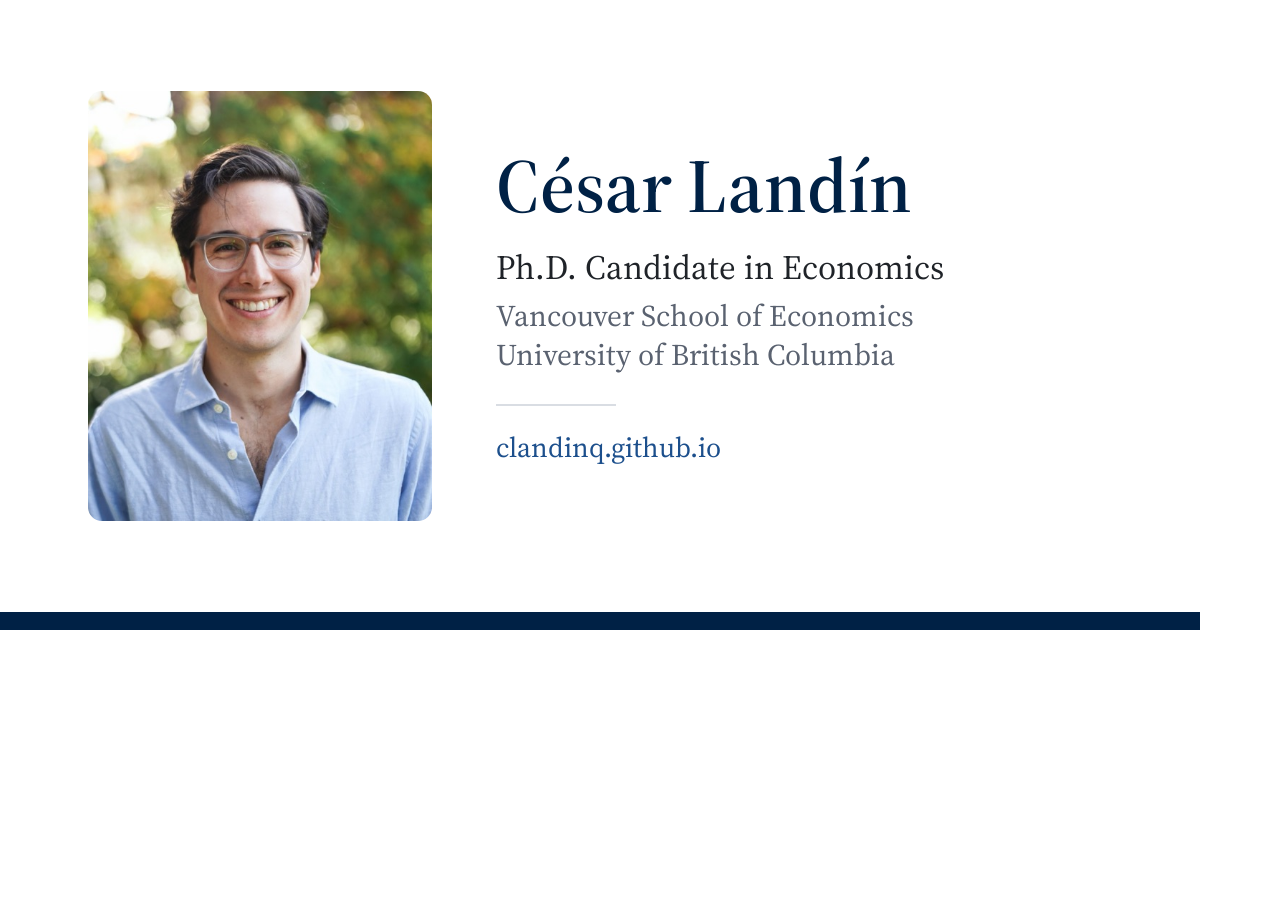
<file: documentation/og_card_source.html>
<!doctype html>
<!--
  Source for assets/img/og-card.png, the 1200x630 link-preview image used by
  LinkedIn, Slack, X, etc. (og:image / twitter:image).
  Regenerate from the project root after changing the photo or title:
    "/Applications/Google Chrome.app/Contents/MacOS/Google Chrome" --headless=new \
      --hide-scrollbars --virtual-time-budget=4000 --window-size=1200,630 \
      --screenshot=assets/img/og-card.png "file://$PWD/documentation/og_card_source.html"
  Then bump the ?v=N on the og:image URLs so platforms refetch it.
-->
<html lang="en">
<head>
<meta charset="utf-8">
<link href="https://fonts.googleapis.com/css2?family=Source+Serif+4:opsz,wght@8..60,400;8..60,600&display=swap" rel="stylesheet">
<style>
  html, body { margin: 0; width: 1200px; height: 630px; overflow: hidden; }
  body {
    font-family: 'Source Serif 4', Georgia, serif;
    background: #ffffff;
    color: #1f2328;
    display: flex;
    align-items: center;
    gap: 64px;
    padding: 0 88px;
    box-sizing: border-box;
    border-bottom: 18px solid #002145;
  }
  img { width: 344px; height: 430px; object-fit: cover; border-radius: 14px; flex-shrink: 0; }
  h1 { margin: 0 0 18px; font-size: 76px; font-weight: 600; color: #002145; line-height: 1.05; }
  .role { margin: 0; font-size: 34px; color: #1f2328; }
  .aff { margin: 6px 0 0; font-size: 30px; color: #5a6270; line-height: 1.3; }
  hr { border: 0; border-top: 2px solid #d9dde3; margin: 30px 0 22px; width: 120px; }
  .url { margin: 0; font-size: 28px; color: #1c4f8c; }
</style>
</head>
<body>
  <img src="../assets/img/headshot.jpg" alt="">
  <div>
    <h1>César Landín</h1>
    <p class="role">Ph.D. Candidate in Economics</p>
    <p class="aff">Vancouver School of Economics<br>University of British Columbia</p>
    <hr>
    <p class="url">clandinq.github.io</p>
  </div>
</body>
</html>
</file>
